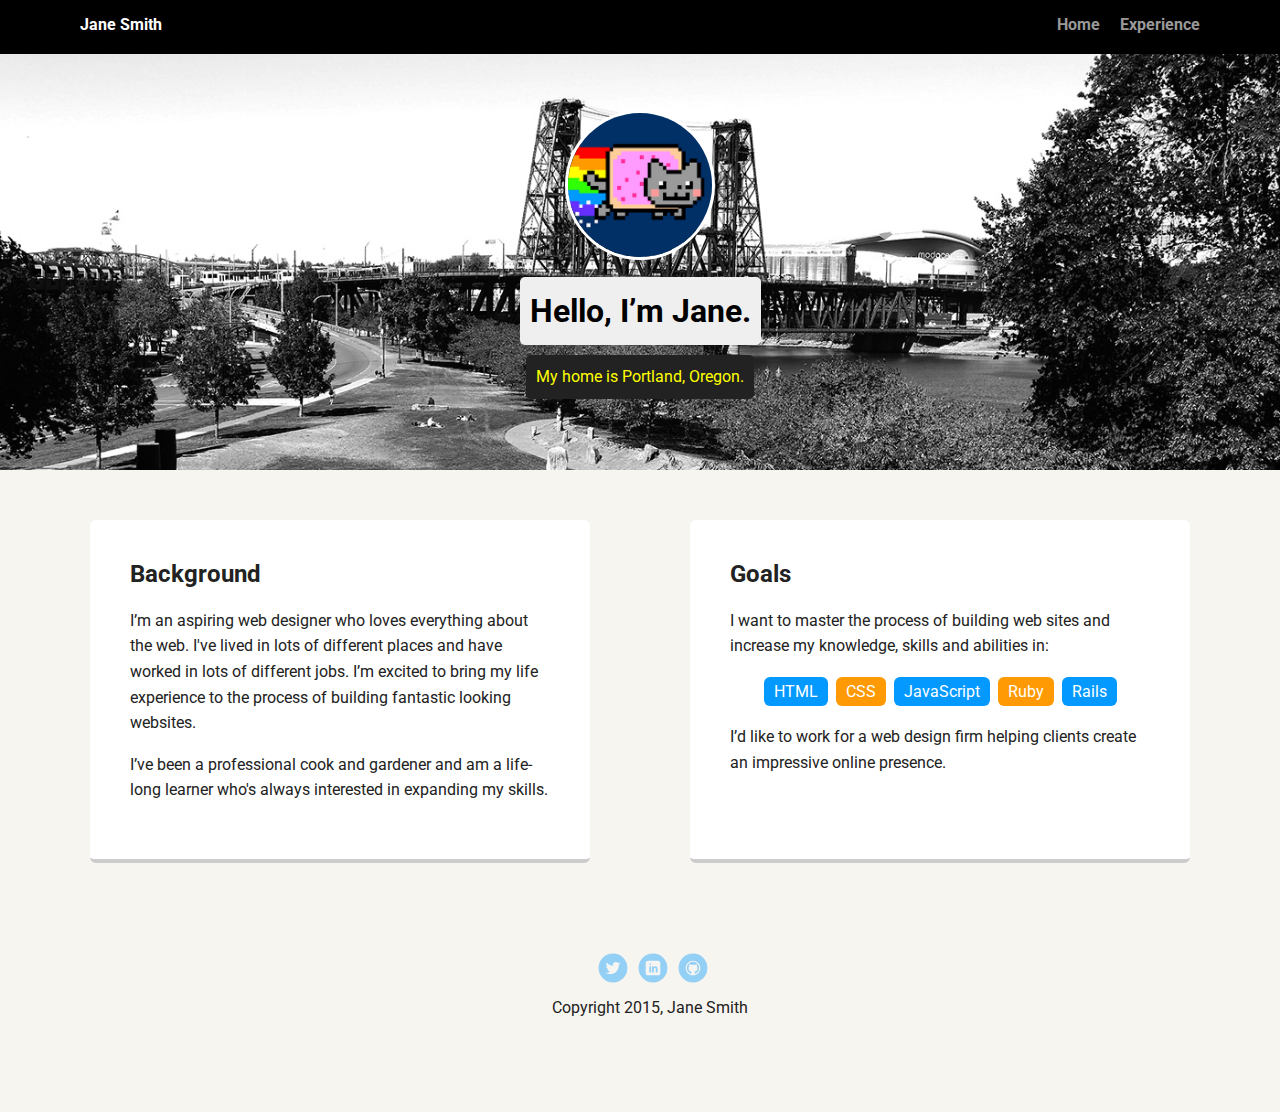
<file: original-files/portfolio_update_v1/index.html>
<!doctype html>
<html lang="en">
<head>
  <meta charset="utf-8">
  <title>Jane Smith's Profile</title>
  <meta name="viewport" content="width=device-width, initial-scale=1.0">
  <link rel="stylesheet" href="styles.css">
  <link href="https://fonts.googleapis.com/css?family=Muli%7CRoboto:400,300,500,700,900" rel="stylesheet"></head>
  <body>

    <div class="main-nav">
        <ul class="nav">
          <li class="name">Jane Smith</li>
          <li><a href="#">Home</a></li>
          <li><a href="#">Experience</a></li>
        </ul>
    </div>

    <header>
      <img src="images/me.png" alt="Drawing of Jane Smith" class="profile-image">
      <h1 class="tag name">Hello, I’m Jane.</h1>
      <p class="tag location">My home is Portland, Oregon.</p>
    </header>

    <main class="flex">
      <div class="card">
        <h2>Background</h2>
        <p>I’m an aspiring web designer who loves everything about the web. I've lived in lots of different places and have worked in lots of different jobs. I’m excited to bring my life experience to the process of building fantastic looking websites.</p>
        <p>I’ve been a professional cook and gardener and am a life-long learner who's always interested in expanding my skills.</p>
      </div> 

      <div class="card">
        <h2>Goals</h2>
        <p>I want to master the process of building web sites and increase my knowledge, skills and abilities in:</p>
        <ul class="skills">
          <li>HTML</li>
          <li>CSS</li>
          <li>JavaScript</li>
          <li>Ruby</li>
          <li>Rails</li>
        </ul>
        <p>I’d like to work for a web design firm helping clients create an impressive online presence.</p>
      </div> 

    </main>
    <footer>
      <ul>
        <li><a href="#" class="social twitter">Twitter</a></li>
        <li><a href="#" class="social linkedin">LinkedIn</a></li>
        <li><a href="#" class="social github">Github</a></li>
      </ul>
      <p class="copyright">Copyright 2015, Jane Smith</p>
    </footer>
  </body>
  </html>
</file>
<file: original-files/portfolio_update_v1/styles.css>
/* Global Layout Set-up */
* { 
  box-sizing: border-box;
}
  
body {
  margin: 0;
  padding: 0;
  text-align: center;
  font-family: 'Roboto', sans-serif;
  color: #222;
  background: #f7f5f0;
}
/* Link Styles */

a {
  text-decoration: none;
  color: #999;
}
a:hover {
  color: #6633ff;
}

/* Section Styles */

.main-nav {
  width: 100%;
  background: black;
  min-height: 30px;
  padding: 10px;
  position: fixed;
  text-align: center;
}
.nav {
  display: flex;
  justify-content: space-around;
  font-weight: 700;
  list-style-type: none;
  margin: 0 auto;
  padding: 0;
}

.nav .name {
    display: block;
    margin-right: auto;
    color: white;
}
.nav li {
  padding: 5px 10px 10px 10px;
}
.nav a {
  transition: all .5s;
}
.nav a:hover {
  color: white
}

header {
  text-align: center;
  background: url('images/portland.jpg') no-repeat top center ;
  background-size: cover;
  overflow: hidden;
  padding-top: 60px;
}
header {
  line-height: 1.5;
}
header .profile-image {
  margin-top: 50px;
  width: 150px;
  height: 150px;
  border-radius: 50%;
  border: 3px solid white;
  transition: all .5s;
}
header .profile-image:hover {
  transform: scale(1.2) rotate(5deg);
}
.tag {
  background-color: #efefef;
  color: black;
  padding: 10px;
  border-radius: 5px;
  display: table;
  margin: 10px auto;
} 
.location {
  background-color: #222;
  color: yellow;
}
.card {
  margin: 30px;
  padding: 20px 40px 40px;
  max-width: 500px;
  text-align: left;
  background: #fff;
  border-bottom: 4px solid #ccc;
  border-radius: 6px;
  transition: all .5s;
}
.card:hover {
  border-color: #ff99ff;
}

ul.skills {
  padding: 0;
  text-align: center;
}

.skills li {
  border-radius: 6px;
  display: inline-block;
  background: #ff9904;
  color: white;
  padding: 5px 10px;
  margin: 2px;
}

.skills li:nth-child(odd) {
  background: #0399ff;
}

footer {
  width: 100%;
  min-height: 30px;
  padding: 20px 0 40px 20px;
}

footer .copyright {
  top: -8px;
  font-size: .75em;
}

footer ul {
  list-style-type: none;
  margin: 0;
  padding: 0;
}

footer ul li {
  display: inline-block;
}

a.social {
  display: inline-block;
  text-indent: -9999px;
  margin-left: 5px;
  width: 30px;
  height: 30px;
  background-size: 30px 30px;
  opacity: .4;
  transition: all .5s;
}
a.twitter {
  background-image: url(images/twitter.svg);
}
a.linkedin {
  background-image: url(images/linkedin.svg);
}
a.github {
  background-image: url(images/github.svg);
}
a.social:hover {
  opacity: 1;
}
.clearfix {
  clear: both;
}

/* Styles for larger screens */
@media screen and (min-width: 720px) {
  
  .flex {
      display: -ms-flexbox;      /* TWEENER - IE 10 */
      display: flex; 
      max-width: 1200px;
      -ms-flex-pack: distribute;
      justify-content: space-around;
      margin: 0 auto;
  }

  header {
    min-height: 470px;
  }

  .nav {
    max-width: 1200px;
    padding: 0 30px;
  }


  main {
    padding-top: 20px;
  }

  main p {
    line-height: 1.6em;
  }

  footer {
    font-size: 1.3em;
    max-width: 1200px;
    margin: 40px auto;
  }

}
</file>
